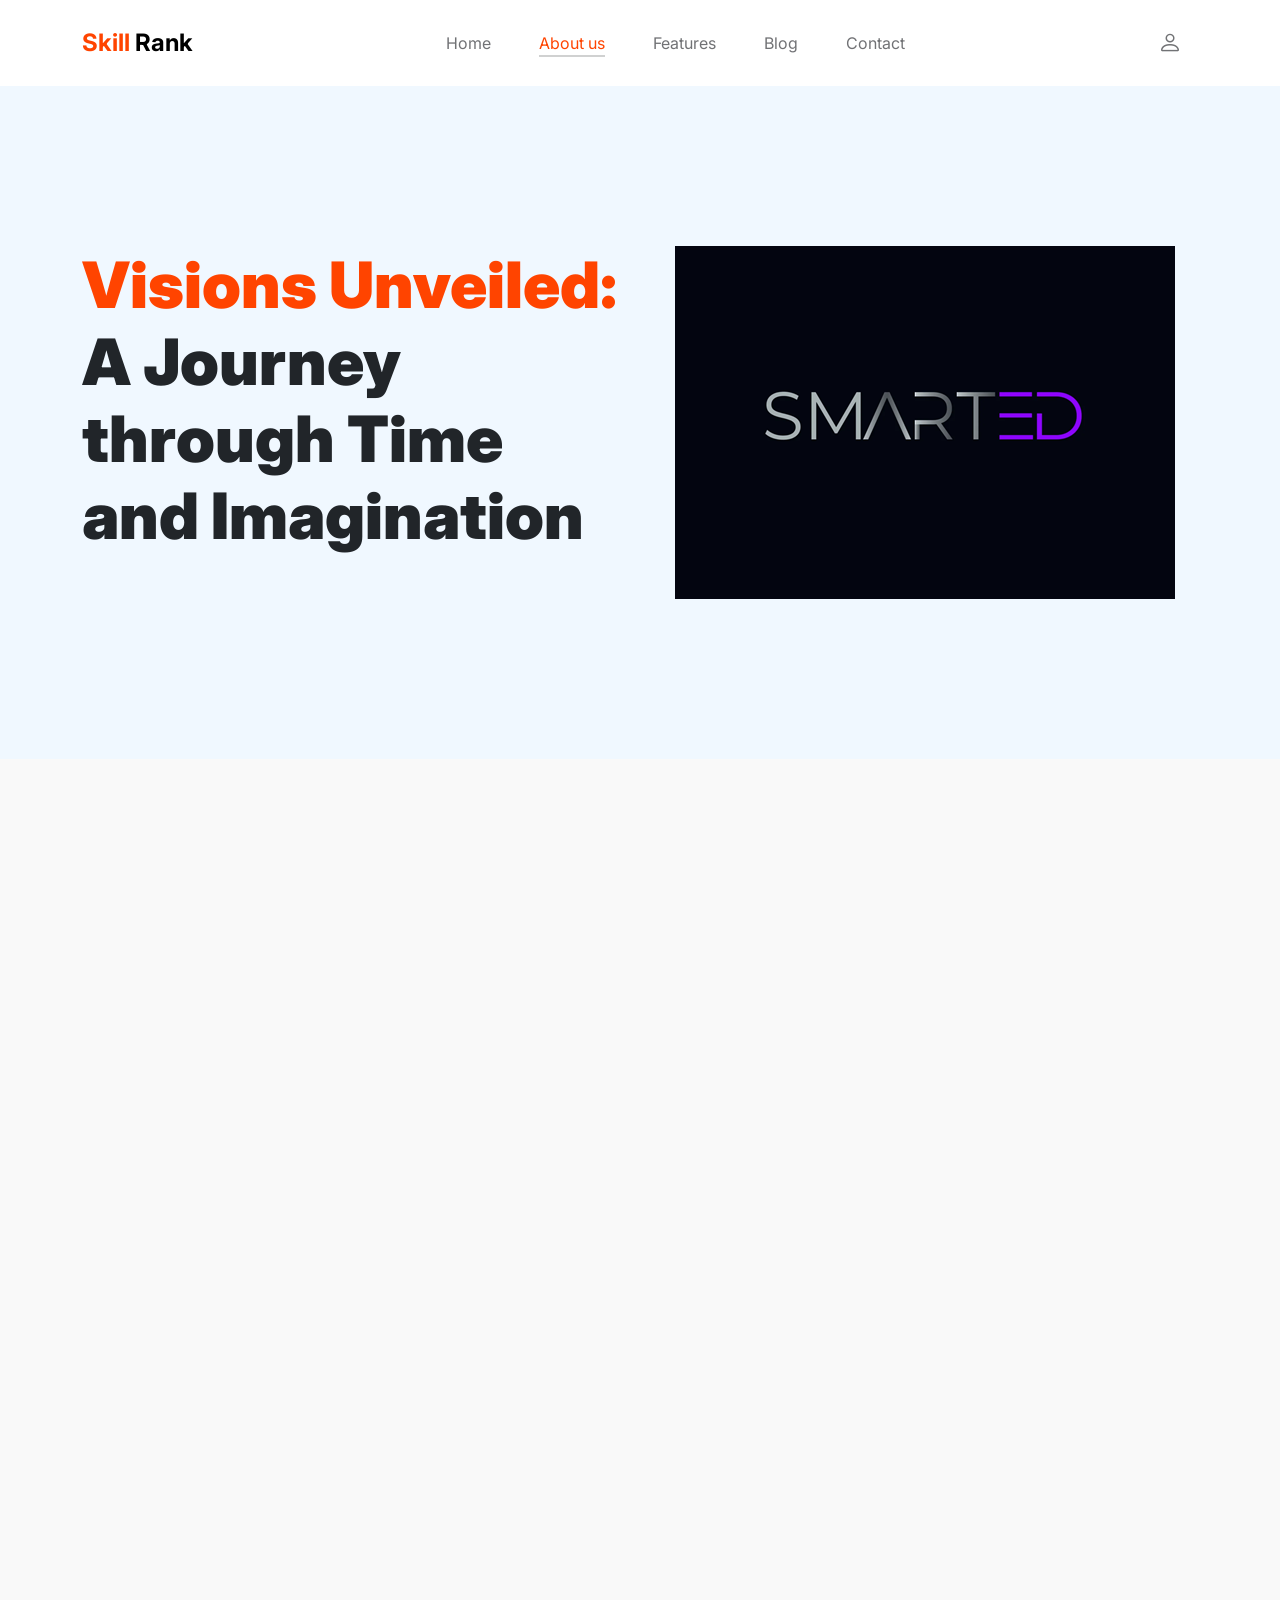
<file: SmartED/about.html>
<!doctype html>
<html lang="en">
<head>
    <meta charset="utf-8">
    <meta name="viewport" content="width=device-width, initial-scale=1">

    <meta name="description" content="">
    <meta name="author" content="">

    <title>SkillRank</title>

    <!-- CSS FILES -->
    <link rel="preconnect" href="https://fonts.googleapis.com">

    <link rel="preconnect" href="https://fonts.gstatic.com" crossorigin>

    <link href="https://fonts.googleapis.com/css2?family=Inter:wght@100;300;400;700;900&display=swap" rel="stylesheet">

    <link href="css/bootstrap.min.css" rel="stylesheet">
    <link href="css/bootstrap-icons.css" rel="stylesheet">

    <link rel="stylesheet" href="css/slick.css"/>

    <link href="css/style.css" rel="stylesheet">

</head>

<body>

    <section class="preloader animated-section">
        <div class="spinner">
            <span class="sk-inner-circle"></span>
        </div>
    </section>

    <main>

        <nav class="navbar navbar-expand-lg">
            <div class="container">
                <button class="navbar-toggler" type="button" data-bs-toggle="collapse" data-bs-target="#navbarNav" aria-controls="navbarNav" aria-expanded="false" aria-label="Toggle navigation">
                    <span class="navbar-toggler-icon"></span>
                </button>

                <a class="navbar-brand" href="index.html">
                    <strong><span>Skill</span> Rank</strong>
                </a>

                <div class="d-lg-none">
                    <a href="sign-in.html" class="bi-person custom-icon me-3"></a>

                </div>

                <div class="collapse navbar-collapse" id="navbarNav">
                    <ul class="navbar-nav mx-auto">
                        <li class="nav-item">
                            <a class="nav-link" href="index.html">Home</a>
                        </li>

                        <li class="nav-item">
                            <a class="nav-link active" href="about.html">About us</a>
                        </li>

                        <li class="nav-item">
                            <a class="nav-link" href="products.html">Features</a>
                        </li>
                        <li class="nav-item">
                            <a class="nav-link" href="blog.html">Blog</a>
                        </li>



                        <li class="nav-item">
                            <a class="nav-link" href="contact1.html">Contact</a>
                        </li>
                    </ul>

                    <div class="d-none d-lg-block">
                        <a href="sign-in.html" class="bi-person custom-icon me-3"></a>

                    </div>
                </div>
            </div>
        </nav>
            <header class="site-header section-padding-img site-header-image">
                <div class="container">
                  <div class="row row2">
  <div class="col-lg-6 col-12 header-info">
      <h1>
          <span class="d-block text-primary">Visions Unveiled:</span>
          <span class="d-block text-dark">A Journey through Time and Imagination</span>
      </h1>
  </div>
  <div class="col-lg-6 col-12 header-info header-info2 ">
    <img src="images/newlogo.png" alt="samrtpro:logo">
<!--  <div style="margin: 0 auto; max-width: 800px;">
          <iframe
              width="600px"
              height="380"
              src="https://www.youtube.com/embed/LXn9jRqstK4?autoplay=1&mute=1"
              title="SmartED"
              frameborder="0"
              allow="accelerometer; autoplay; clipboard-write; encrypted-media; gyroscope; picture-in-picture; web-share"
              referrerpolicy="strict-origin-when-cross-origin"
              allowfullscreen
              style="border-radius: 10px; box-shadow: 0 4px 10px rgba(0, 0, 0, 0.2);">
          </iframe>
        -->
      </div>
  </div>
</div>
<style>
.row2 {
    display: flex;
    flex-wrap: wrap;
}

.header-info2 {
    display: flex;
    align-items: center; /* Centers content vertically */
    justify-content: center; /* Centers content horizontally */
    text-align: center; /* Centers text in header-info */
}

.animated-section {
    opacity: 0;
    transform: translateX(-100px); /* Start off-screen */
    transition: transform 2.2s ease, opacity 2.2s ease; /* Slower transition */
}

.animated-section.in-view {
    opacity: 1;
    transform: translateX(0); /* Slide to original position */
}
/* Scrollbar styling for modern browsers */

  /* Scrollbar styling */
  ::-webkit-scrollbar {
      width: 10px;
  }

  ::-webkit-scrollbar-thumb {
      background-color: orange;
      border-radius: 10px;
  }

  /* SkillRank overlay near scrollbar */
  .scrollbar-text {
      position: fixed;
      right: 5px; /* Aligns with scrollbar */
      top: 50%;
      transform: translateY(-50%);
      writing-mode: vertical-rl;
      color: #FF4400;
      font-size: 16px;
      font-weight: bold;
      pointer-events: none; /* Keeps it non-interactive */
  }
  .text-muted{
    color:white !important;
  }
</style>



<div class="scrollbar-text"></div>

<script>
document.addEventListener("DOMContentLoaded", () => {
    const observer = new IntersectionObserver(entries => {
        entries.forEach(entry => {
            if (entry.isIntersecting) {
                entry.target.classList.add('in-view');
            }
        });
    });

    document.querySelectorAll('.animated-section').forEach(section => {
        observer.observe(section);
    });
});

</script>



                </div>


            </header>


            <section class="team section-padding animated-section" style="background-color: #f9f9f9; padding: 60px 0;">
                <div class="container">

                  <link rel="stylesheet" href="https://cdnjs.cloudflare.com/ajax/libs/font-awesome/6.0.0-beta3/css/all.min.css">

<div class="row">
  <div class="col-12">
      <h2 class="mb-5 text-center" style="color: #000;">
          What we <span style="color: #007bff;">provide</span>
      </h2>
  </div>

  <!-- First Row -->
  <div class="col-lg-4 mb-4 col-12">
      <div class="team-thumb d-flex align-items-center" style="border: 1px solid #ddd;
      border-radius: 10px; padding: 20px; background-color: #fff; height: 200px;
      transition: transform 0.3s, box-shadow 0.3s; box-shadow: 0 4px 10px rgba(0, 0, 0, 0.1);background-color:black !important;">
          <i class="fas fa-certificate fa-3x text-primary" style="margin-right: 15px;"></i>
          <div class="team-info">
              <h5 class="mb-0" style="font-size: 1.25rem;color:white !important;">Be a certified professional</h5>
              <strong class="text-muted">Enhance your career with our certification programs designed for practical skills and knowledge.</strong>
          </div>
      </div>
  </div>

  <div class="col-lg-4 mb-4 col-12">
      <div class="team-thumb d-flex align-items-center" style="border: 1px solid #ddd;background-color:black !important; border-radius: 10px; padding: 20px; background-color: #f0f8ff; height: 200px; transition: transform 0.3s, box-shadow 0.3s; box-shadow: 0 4px 10px rgba(0, 0, 0, 0.1);">
          <i class="fas fa-globe fa-3x text-primary" style="margin-right: 15px;"></i>
          <div class="team-info">
              <h5 class="mb-0" style="font-size: 1.25rem;color:white !important;">Global Opportunities</h5>
              <strong class="text-muted">Expand your horizons and explore career opportunities worldwide through our programs.</strong>
          </div>
      </div>
  </div>

  <div class="col-lg-4 mb-4 col-12">
      <div class="team-thumb d-flex align-items-center" style="border: 1px solid #ddd;background-color:#007bff !important; border-radius: 10px; padding: 20px; background-color: #e6ffe6; height: 200px; transition: transform 0.3s, box-shadow 0.3s; box-shadow: 0 4px 10px rgba(0, 0, 0, 0.1);">
          <i class="fas fa-chalkboard-teacher fa-3x text-primary" style="margin-right: 15px;"></i>
          <div class="team-info">
              <h5 class="mb-0" style="font-size: 1.25rem;color:white !important;">Interactive Learning</h5>
              <strong class="text-muted">Join our live online classes for an engaging learning experience with real-time interaction.</strong>
          </div>
      </div>
  </div>
</div>

<div class="row">
  <!-- Second Row -->
  <div class="col-lg-4 mb-4 col-12">
      <div class="team-thumb d-flex align-items-center" style="border: 1px solid #ddd;background-color:black !important; border-radius: 10px; padding: 20px; background-color: #ffebcd; height: 200px; transition: transform 0.3s, box-shadow 0.3s; box-shadow: 0 4px 10px rgba(0, 0, 0, 0.1);">
          <i class="fas fa-university fa-3x text-primary" style="margin-right: 15px;"></i>
          <div class="team-info">
              <h5 class="mb-0" style="font-size: 1.25rem;color:white !important;">Accessibility Programs</h5>
              <strong class="text-muted">Our programs ensure that everyone has equal access to quality education.</strong>
          </div>
      </div>
  </div>

  <div class="col-lg-4 mb-4 col-12">
      <div class="team-thumb d-flex align-items-center" style="border: 1px solid #ddd;background-color:black !important; border-radius: 10px; padding: 20px; background-color: #ffe4e1; height: 200px; transition: transform 0.3s, box-shadow 0.3s; box-shadow: 0 4px 10px rgba(0, 0, 0, 0.1);">
          <i class="fas fa-user-tie fa-3x text-primary" style="margin-right: 15px;"></i>
          <div class="team-info">
              <h5 class="mb-0" style="font-size: 1.25rem;color:white !important;">Expert Trainers</h5>
              <strong class="text-muted">Learn from industry professionals who bring real-world experience to the classroom.</strong>
          </div>
      </div>
  </div>

  <div class="col-lg-4 mb-4 col-12">
      <div class="team-thumb d-flex align-items-center" style="border: 1px solid #ddd;background-color:#007bff !important; border-radius: 10px; padding: 20px; background-color: #f5f5dc; height: 200px; transition: transform 0.3s, box-shadow 0.3s; box-shadow: 0 4px 10px rgba(0, 0, 0, 0.1);">
          <i class="fas fa-briefcase fa-3x text-primary" style="margin-right: 15px;"></i>
          <div class="team-info">
              <h5 class="mb-0" style="font-size: 1.25rem;color:white !important;">Career Placement</h5>
              <strong class="text-muted">We provide career placement assistance to help you land your dream job after training.</strong>
          </div>
      </div>
  </div>
</div>

                </div>
            </section>
            <section class="education-section animated-section" style="background-color: #f0f4f8; padding: 60px 20px;">
      <div class="container" style="max-width: 1200px; margin: auto; text-align: center;">
          <h2 style="font-size: 2.5rem; color: #007bff; margin-bottom: 20px;">Education – your door to the future</h2>
          <p style="font-size: 1.25rem; color: #333; margin-bottom: 40px;">
              The best educational programs and opportunities for fast and effective learning. New professions, new opportunities, and ways of working. You can learn more in the next section.
          </p>

          <div style="margin: 0 auto; max-width: 800px;">
              <iframe
                  width="100%"
                  height="480"
                  src="https://www.youtube.com/embed/LXn9jRqstK4?autoplay=1&mute=1"
                  title="SmartED"
                  frameborder="0"
                  allow="accelerometer; autoplay; clipboard-write; encrypted-media; gyroscope; picture-in-picture; web-share"
                  referrerpolicy="strict-origin-when-cross-origin"
                  allowfullscreen
                  style="border-radius: 10px; box-shadow: 0 4px 10px rgba(0, 0, 0, 0.2);">
              </iframe>
          </div>
      </div>
  </section>
  <section class="faqSec-section animated-section">
      <div class="faqSec-container">
          <h2>Answering Your Common Questions</h2>
          <p>Here are answers to some frequently asked questions about our programs, including training format, requirements, and session flexibility.</p>

          <div class="faqSec-accordion">
              <div class="faqSec-item">
                  <div class="faqSec-header">
                      <h4 class="faqSec-question">How will training be imparted?</h4>
                      <div class="faqSec-toggle">+</div>
                  </div>
                  <div class="faqSec-answer">
                      <p>Training is conducted through recorded and live online sessions, with module-specific schedules to ensure effective learning.</p>
                  </div>
              </div>
              <div class="faqSec-item">
                  <div class="faqSec-header">
                      <h4 class="faqSec-question">What are the software & hardware requirements?</h4>
                      <div class="faqSec-toggle">+</div>
                  </div>
                  <div class="faqSec-answer">
                      <p>A stable internet connection, headphones, and a microphone provide the best experience for live sessions.</p>
                  </div>
              </div>
              <div class="faqSec-item">
                  <div class="faqSec-header">
                      <h4 class="faqSec-question">What if I miss a live session?</h4>
                      <div class="faqSec-toggle">+</div>
                  </div>
                  <div class="faqSec-answer">
                      <p>If you miss a session, the recording will be emailed to you, and you can ask questions in the next live session.</p>
                  </div>
              </div>
              <div class="faqSec-item">
                  <div class="faqSec-header">
                      <h4 class="faqSec-question">Can I access training materials anytime?</h4>
                      <div class="faqSec-toggle">+</div>
                  </div>
                  <div class="faqSec-answer">
                      <p>Yes, all recorded sessions and materials are accessible anytime, so you can learn at your own pace.</p>
                  </div>
              </div>
          </div>

          <!-- Unique Visual Section -->
          <div class="faqSec-visual">
              <div class="visual-box">
                  <div class="icon">🖥️</div>
                  <h3>Enhance Your Learning Experience!</h3>
                  <p>Our interactive approach ensures you never miss a beat in your learning journey.</p>
              </div>
              <div class="visual-box">
                  <div class="icon">🌐</div>
                  <h3>Learn Anytime, Anywhere!</h3>
                  <p>With 24/7 access to materials, you control your learning pace.</p>
              </div>
              <div class="visual-box">
                  <div class="icon">🗓️</div>
                  <h3>Flexible Training Options!</h3>
                  <p>Join live sessions or learn from recordings based on your schedule.</p>
              </div>
          </div>
      </div>

      <style>
          .faqSec-section {
              background-color: #eef2f6;
              padding: 70px 20px;
              font-family: 'Arial', sans-serif;
          }

          .faqSec-container {
              max-width: 1000px;
              margin: auto;
              text-align: center;
          }

          .faqSec-container h2 {
              font-size: 2.8rem;
              color: #0056b3;
              margin-bottom: 30px;
          }

          .faqSec-container p {
              font-size: 1.2rem;
              color: #444;
              margin-bottom: 50px;
              line-height: 1.6;
          }

          .faqSec-accordion {
              display: flex;
              flex-direction: column;
              align-items: center;
              gap: 20px;
              margin-bottom: 50px;
          }

          .faqSec-item {
              background-color: #fff;
              border-radius: 12px;
              box-shadow: 0 4px 10px rgba(0, 0, 0, 0.1);
              overflow: hidden;
              width: 90%;
              transition: 0.3s;
          }

          .faqSec-header {
              display: flex;
              justify-content: space-between;
              align-items: center;
              padding: 15px 20px;
              cursor: pointer;
              color: #0056b3;
          }

          .faqSec-question {
              font-size: 1.5rem;
              margin: 0;
          }

          .faqSec-toggle {
              font-size: 1.5rem;
              color: #0056b3;
              transition: transform 0.3s;
          }

          .faqSec-answer {
              padding: 15px 20px;
              display: none; /* Hidden by default */
              color: #555;
              font-size: 1rem;
              line-height: 1.6;
          }

          .faqSec-item.active .faqSec-answer {
              display: block; /* Show the answer when active */
          }

          .faqSec-item.active .faqSec-toggle {
              transform: rotate(45deg); /* Rotate the plus sign when active */
          }

          /* Visual Section */
          .faqSec-visual {
              display: flex;
              justify-content: space-around;
              margin-top: 50px;
              flex-wrap: wrap;
              gap: 20px;
          }

          .visual-box {
              background-color: #dbeeff;
              padding: 20px;
              border-radius: 12px;
              box-shadow: 0 4px 10px rgba(0, 0, 0, 0.1);
              flex: 1 1 calc(30% - 20px); /* Responsive width */
              text-align: left;
              transition: transform 0.3s;
          }

          .visual-box:hover {
              transform: translateY(-5px); /* Lift effect on hover */
          }

          .visual-box .icon {
              font-size: 2.5rem;
              margin-bottom: 10px;
          }

          .visual-box h3 {
              color: #0056b3;
              margin-bottom: 10px;
              font-size: 1.5rem;
          }

          .visual-box p {
              color: #555;
              font-size: 1rem;
          }

          /* Responsive Styles */
          @media (max-width: 768px) {
              .faqSec-item {
                  width: 100%; /* Full width on smaller screens */
              }

              .faqSec-container h2 {
                  font-size: 2rem;
              }

              .faqSec-container p {
                  font-size: 1rem;
              }

              .faqSec-visual {
                  flex-direction: column;
                  align-items: center;
              }

              .visual-box {
                  width: 80%;
                  margin: 10px 0; /* Stack boxes on smaller screens */
              }
          }
      </style>
  </section>

  <script>
      const questions = document.querySelectorAll('.faqSec-header');

      questions.forEach(header => {
          header.addEventListener('click', () => {
              const item = header.parentElement;
              item.classList.toggle('active');
          });
      });
  </script>




  <footer class="site-footer">
      <div class="container">
          <div class="row">

              <div class="col-lg-3 col-10 me-auto mb-4">
                  <h4 class="text-white mb-3"><a href="index.html">Skill</a> Rank</h4>
                  <p class="copyright-text text-muted mt-lg-5 mb-4 mb-lg-0">Copyright © 2024 <strong>Skill Rank</strong></p>
                  <br>
                  <p class="copyright-text">Designed by <a href="#" target="_blank">VU Athena Team</a></p>
              </div>

              <div class="col-lg-5 col-8">
                  <h5 class="text-white mb-3">Sitemap</h5>

                  <ul class="footer-menu d-flex flex-wrap">
                    <li class="footer-menu-item"><a href="index.html" class="footer-menu-link">Home</a></li>

                      <li class="footer-menu-item"><a href="about.html" class="footer-menu-link">About</a></li>

                      <li class="footer-menu-item"><a href="products.html" class="footer-menu-link">Features</a></li>
                      <li class="footer-menu-item"><a href="contact.html" class="footer-menu-link">Contact</a></li>
                </ul>
              </div>

              <div class="col-lg-3 col-4">
                  <h5 class="text-white mb-3">Social</h5>

                  <ul class="social-icon">

                    <li><a href="https://www.youtube.com/@SmartED-dd5cd" class="social-icon-link bi-youtube"></a></li>

                    <li><a href="#" class="social-icon-link bi-whatsapp"></a></li>

                    <li><a href="https://www.instagram.com/smarted.in?igsh=MWUzeGN2eWVob3pmeQ==" class="social-icon-link bi-instagram"></a></li>

                    <li><a href="#" class="social-icon-link bi-skype"></a></li>
                </ul>
              </div>

          </div>
      </div>
  </footer>



        <!-- JAVASCRIPT FILES -->
        <script src="js/jquery.min.js"></script>
        <script src="js/bootstrap.bundle.min.js"></script>
        <script src="js/Headroom.js"></script>
        <script src="js/jQuery.headroom.js"></script>
        <script src="js/slick.min.js"></script>
        <script src="js/custom.js"></script>

    </body>
</html>
</file>
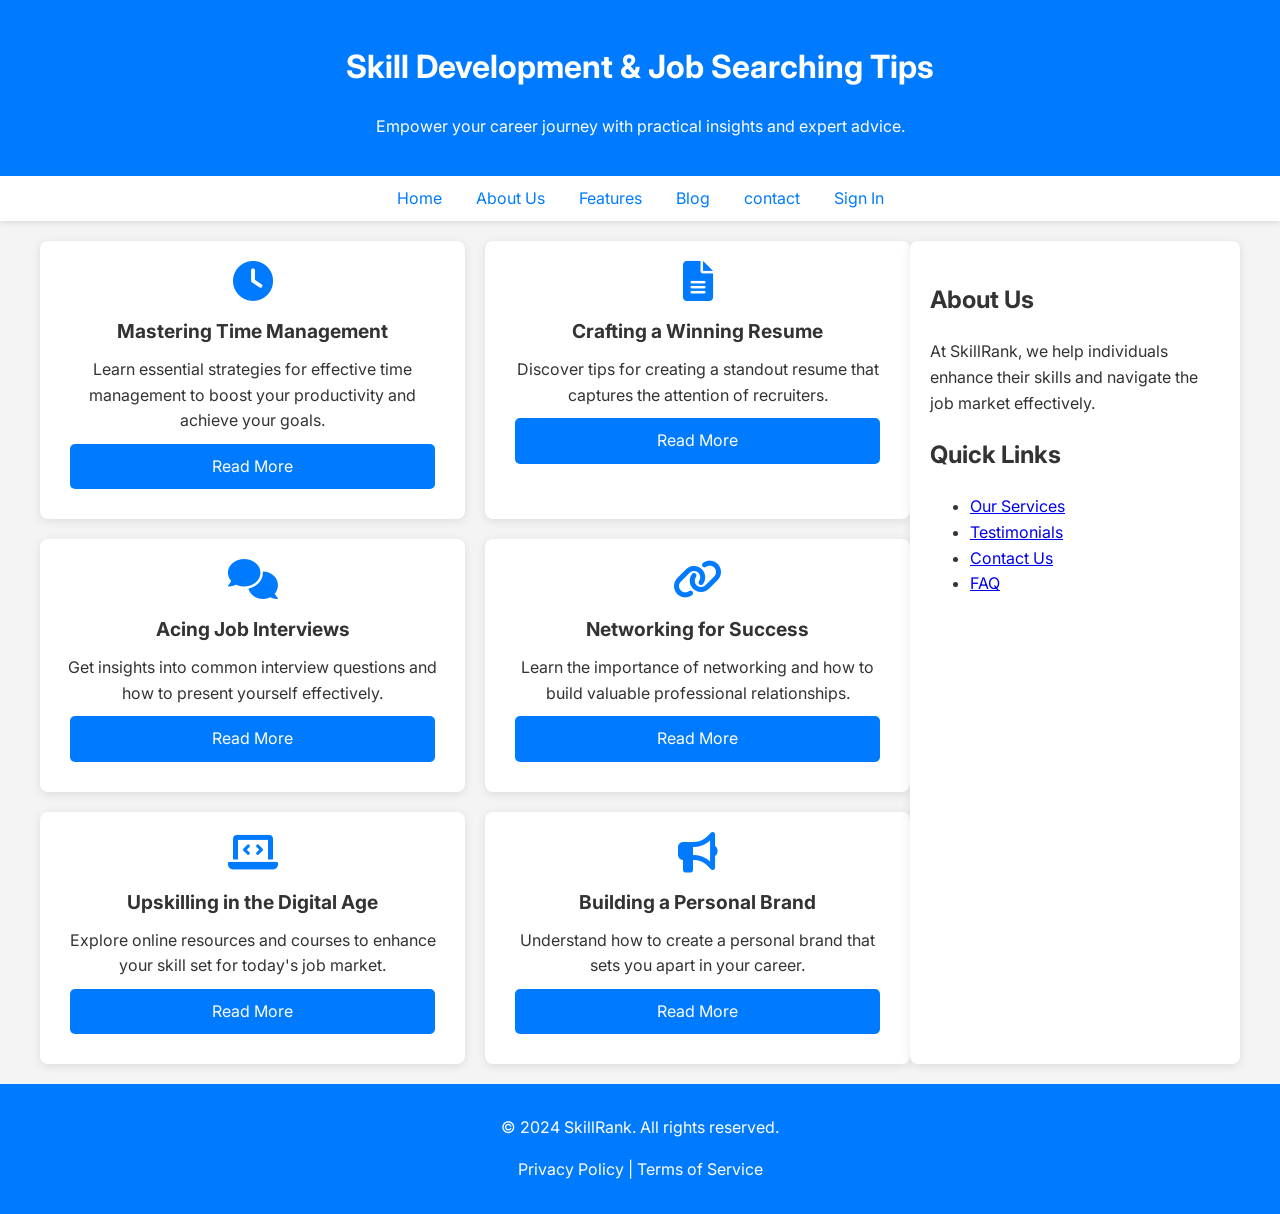
<file: SmartED/blog.html>
<!DOCTYPE html>
<html lang="en">

<head>
    <meta charset="UTF-8">
    <meta name="viewport" content="width=device-width, initial-scale=1.0">
    <meta name="description" content="SkillRank Blog - Tips for Skill Development and Job Searching">
    <meta name="author" content="SkillRank Team">
    <title>Skill Development & Job Searching Tips - SkillRank</title>


</head>

<body>

    <header>
        <h1>Skill Development & Job Searching Tips</h1>
        <p>Empower your career journey with practical insights and expert advice.</p>
    </header>

    <nav>
        <a href="index.html">Home</a>
        <a href="about.html">About Us</a>
        <a href="products.html">Features</a>
        <a href="blog.html">Blog</a>
        <a href="contact.html">contact</a>
        <a href="sign-in.html" class="btn btn-primary">Sign In</a>
    </nav>


    <!-- Google Fonts -->
    <link href="https://fonts.googleapis.com/css2?family=Inter:wght@300;400;600&display=swap" rel="stylesheet">

    <!-- Font Awesome for Icons -->
    <link rel="stylesheet" href="https://cdnjs.cloudflare.com/ajax/libs/font-awesome/6.0.0-beta3/css/all.min.css">

    <!-- Minimal CSS -->

    <style>
        body {
            font-family: 'Inter', sans-serif;
            margin: 0;
            background-color: #f4f4f4;
            color: #333;
            line-height: 1.6;
        }

        header {
            background: #007bff;
            color: white;
            padding: 20px;
            text-align: center;
        }

        nav {
            background: white;
            padding: 10px;
            box-shadow: 0 2px 5px rgba(0, 0, 0, 0.1);
            text-align: center;
        }

        nav a {
            margin: 0 15px;
            text-decoration: none;
            color: #007bff;
        }

        .container {
            display: flex;
            justify-content: space-between;
            padding: 20px;
            max-width: 1200px;
            margin: auto;
        }

        .main-content {
            flex: 3;
            display: grid;
            grid-template-columns: repeat(auto-fill, minmax(300px, 1fr));
            gap: 20px;
        }

        .blog-card {
            background: white;
            border-radius: 8px;
            box-shadow: 0 2px 10px rgba(0, 0, 0, 0.1);
            overflow: hidden;
            text-align: center;
            padding: 20px;
            transition: transform 0.2s;
        }

        .blog-card i {
            font-size: 40px;
            color: #007bff;
            margin-bottom: 15px;
        }

        .blog-card h3 {
            margin: 0;
            font-size: 1.2em;
        }

        .blog-card p {
            margin: 10px 0;
        }

        .blog-card:hover {
            transform: translateY(-5px);
        }

        .sidebar {
            flex: 1;
            background: white;
            border-radius: 8px;
            padding: 20px;
            box-shadow: 0 2px 10px rgba(0, 0, 0, 0.1);
        }

        footer {
            background: #007bff;
            color: white;
            text-align: center;
            padding: 15px 0;
            position: relative;
            bottom: 0;
            width: 100%;
        }

        @media (max-width: 768px) {
            .sidebar {
                display: none; /* Hide sidebar on smaller screens */
            }
        }
    </style>
    <div class="container">
        <main class="main-content">
            <!-- Article Card -->
            <div class="blog-card">
                <i class="fas fa-clock"></i>
                <h3>Mastering Time Management</h3>
                <p>Learn essential strategies for effective time management to boost your productivity and achieve your goals.</p>
                <a href="#" class="btn" style="display: block; padding: 10px; background-color: #007bff; color: white; text-align: center; text-decoration: none; border-radius: 5px; margin: 10px;">Read More</a>
            </div>

            <!-- Article Card -->
            <div class="blog-card">
                <i class="fas fa-file-alt"></i>
                <h3>Crafting a Winning Resume</h3>
                <p>Discover tips for creating a standout resume that captures the attention of recruiters.</p>
                <a href="#" class="btn" style="display: block; padding: 10px; background-color: #007bff; color: white; text-align: center; text-decoration: none; border-radius: 5px; margin: 10px;">Read More</a>
            </div>

            <!-- Article Card -->
            <div class="blog-card">
                <i class="fas fa-comments"></i>
                <h3>Acing Job Interviews</h3>
                <p>Get insights into common interview questions and how to present yourself effectively.</p>
                <a href="#" class="btn" style="display: block; padding: 10px; background-color: #007bff; color: white; text-align: center; text-decoration: none; border-radius: 5px; margin: 10px;">Read More</a>
            </div>

            <!-- Article Card -->
            <div class="blog-card">
                <i class="fas fa-link"></i>
                <h3>Networking for Success</h3>
                <p>Learn the importance of networking and how to build valuable professional relationships.</p>
                <a href="#" class="btn" style="display: block; padding: 10px; background-color: #007bff; color: white; text-align: center; text-decoration: none; border-radius: 5px; margin: 10px;">Read More</a>
            </div>

            <!-- Article Card -->
            <div class="blog-card">
                <i class="fas fa-laptop-code"></i>
                <h3>Upskilling in the Digital Age</h3>
                <p>Explore online resources and courses to enhance your skill set for today's job market.</p>
                <a href="#" class="btn" style="display: block; padding: 10px; background-color: #007bff; color: white; text-align: center; text-decoration: none; border-radius: 5px; margin: 10px;">Read More</a>
            </div>

            <!-- Article Card -->
            <div class="blog-card">
                <i class="fas fa-bullhorn"></i>
                <h3>Building a Personal Brand</h3>
                <p>Understand how to create a personal brand that sets you apart in your career.</p>
                <a href="#" class="btn" style="display: block; padding: 10px; background-color: #007bff; color: white; text-align: center; text-decoration: none; border-radius: 5px; margin: 10px;">Read More</a>
            </div>
        </main>

        <aside class="sidebar">
            <h2>About Us</h2>
            <p>At SkillRank, we help individuals enhance their skills and navigate the job market effectively.</p>
            <h2>Quick Links</h2>
            <ul>
                <li><a href="#">Our Services</a></li>
                <li><a href="#">Testimonials</a></li>
                <li><a href="#">Contact Us</a></li>
                <li><a href="#">FAQ</a></li>
            </ul>
        </aside>
    </div>

    <footer>
        <p>© 2024 SkillRank. All rights reserved.</p>
        <p><a href="#" style="color: white; text-decoration: none;">Privacy Policy</a> | <a href="#" style="color: white; text-decoration: none;">Terms of Service</a></p>
    </footer>

</body>

</html>
</file>
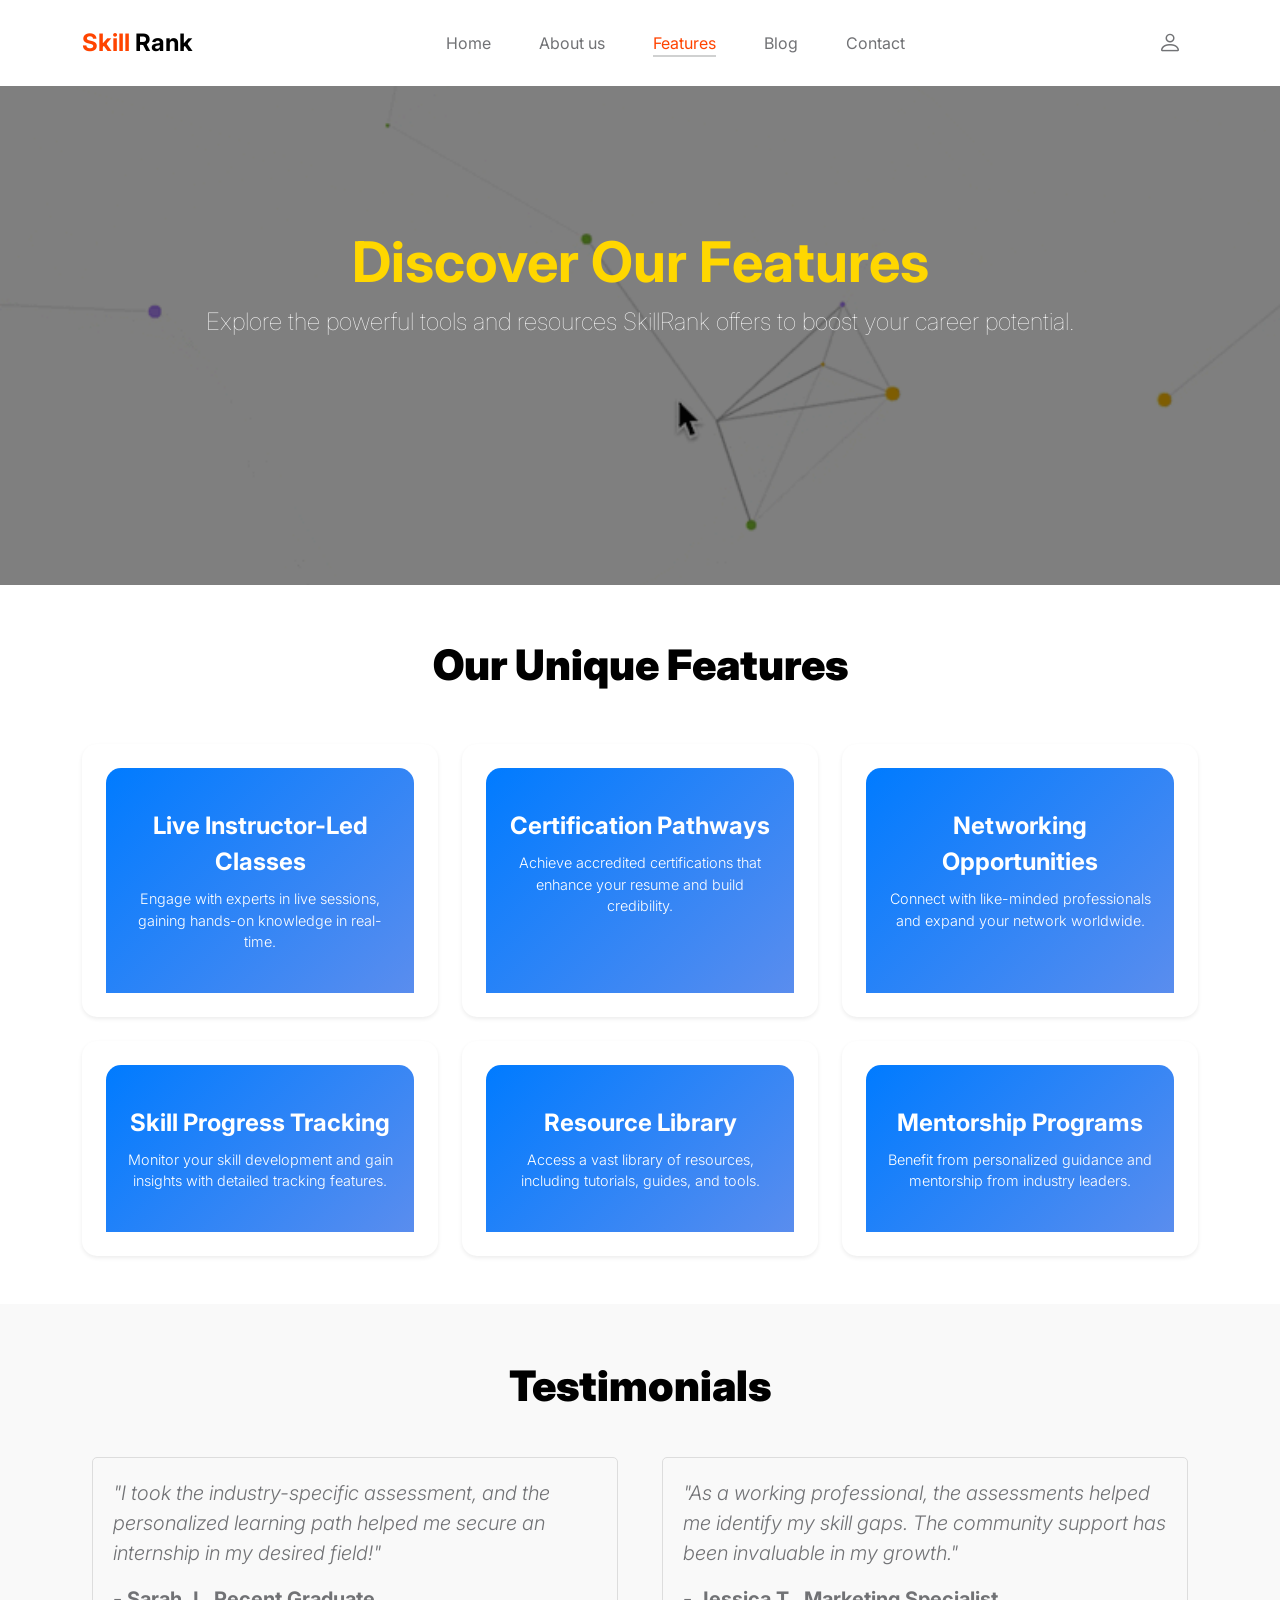
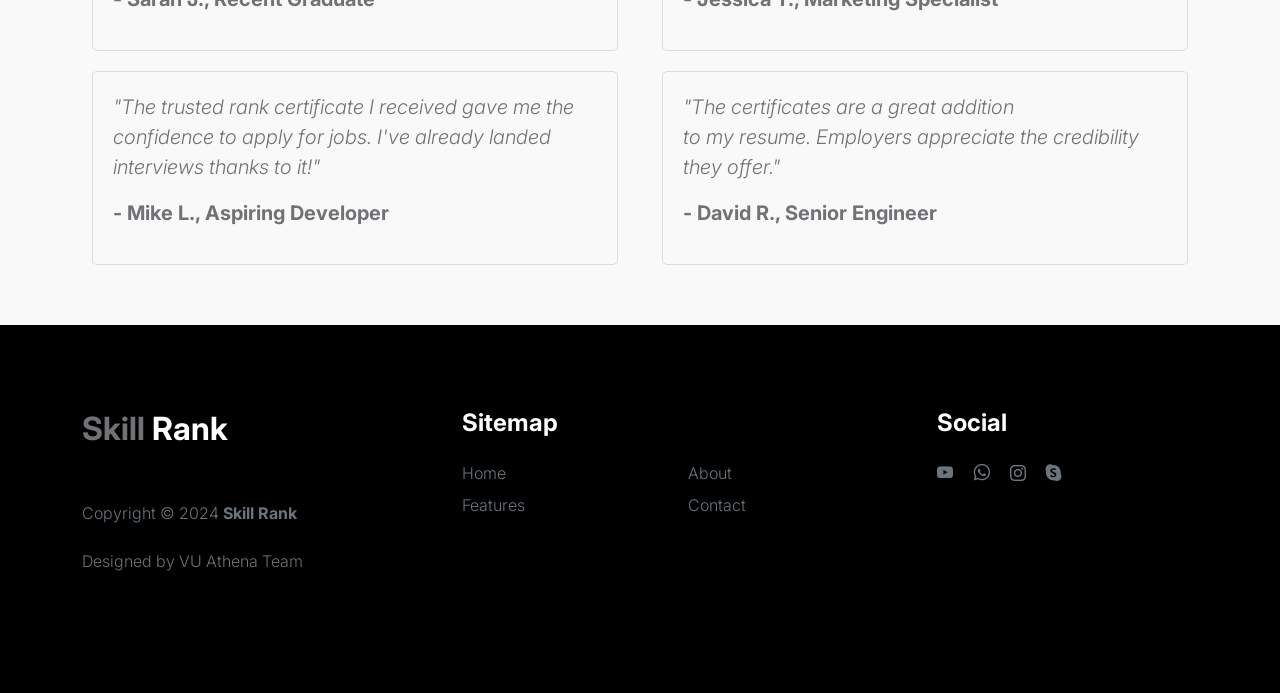
<file: SmartED/products.html>
<!doctype html>
<html lang="en">
<head>
    <meta charset="utf-8">
    <meta name="viewport" content="width=device-width, initial-scale=1">

    <meta name="description" content="">
    <meta name="author" content="">

    <title>SkillRank</title>

    <!-- CSS FILES -->
    <link rel="preconnect" href="https://fonts.googleapis.com">

    <link rel="preconnect" href="https://fonts.gstatic.com" crossorigin>

    <link href="https://fonts.googleapis.com/css2?family=Inter:wght@100;300;400;700;900&display=swap" rel="stylesheet">

    <link href="css/bootstrap.min.css" rel="stylesheet">
    <link href="css/bootstrap-icons.css" rel="stylesheet">

    <link rel="stylesheet" href="css/slick.css"/>

    <link href="css/style.css" rel="stylesheet">

</head>

<body>

    <section class="preloader animated-section">
        <div class="spinner">
            <span class="sk-inner-circle"></span>
        </div>
    </section>

    <main>

        <nav class="navbar navbar-expand-lg">
            <div class="container">
                <button class="navbar-toggler" type="button" data-bs-toggle="collapse" data-bs-target="#navbarNav" aria-controls="navbarNav" aria-expanded="false" aria-label="Toggle navigation">
                    <span class="navbar-toggler-icon"></span>
                </button>

                <a class="navbar-brand" href="index.html">
                    <strong><span>Skill</span> Rank</strong>
                </a>

                <div class="d-lg-none">
                    <a href="sign-in.html" class="bi-person custom-icon me-3"></a>

                </div>

                <div class="collapse navbar-collapse" id="navbarNav">
                    <ul class="navbar-nav mx-auto">
                        <li class="nav-item">
                            <a class="nav-link" href="index.html">Home</a>
                        </li>

                        <li class="nav-item">
                            <a class="nav-link" href="about.html">About us</a>
                        </li>

                        <li class="nav-item">
                            <a class="nav-link active" href="products.html">Features</a>
                        </li>

                        <li class="nav-item">
                            <a class="nav-link" href="blog.html">Blog</a>
                        </li>

                        <li class="nav-item">
                            <a class="nav-link" href="contact.html">Contact</a>
                        </li>
                    </ul>

                    <div class="d-none d-lg-block">
                        <a href="sign-in.html" class="bi-person custom-icon me-3"></a>

                    </div>
                </div>
            </div>
        </nav>
    <style>
        /* Card styling */
        .card {
            border-radius: 15px;
            overflow: hidden;
            transition: transform 0.3s, box-shadow 0.3s;
        }

        .card:hover {
            transform: translateY(-10px);
            box-shadow: 0 10px 20px rgba(0, 0, 0, 0.2);
        }

        .card-body i {
            transition: color 0.3s, transform 0.3s;
        }

        .card:hover .card-body i {
            color: #0d6efd;
            transform: scale(1.2);
        }

        /* Updated Card Body Gradient */
        .card-body {
            background: linear-gradient(135deg, #007bff 0%, #5A8DEE 100%); /* Lighter shades of blue */
            color: white;  /* Text remains white */
            padding: 40px 20px;
            border-radius: 15px 15px 0 0;
        }

        /* Card text */
        .card-title,
        .card-text {
            color: white; /* Ensures text remains white */
        }

        .card-title {
            font-weight: 700;
        }

        .card-text {
            font-size: 0.9rem;
        }

        /* Header section styles */
        .header-section {
            height: 65vh;
            display: flex;
            align-items: center;
            justify-content: center;
            text-align: center;
            position: relative;
        }

        .header-section::before {
            content: '';
            position: absolute;
            top: 0;
            left: 0;
            width: 100%;
            height: 100%;
            background: rgba(0, 0, 0, 0.5); /* Dark overlay */
            z-index: 1;
        }

        .header-section h1,
        .header-section p {
            position: relative;
            z-index: 2;
        }

        /* Animation for paragraph */
        .animate {
            animation: fadeInUp 1s ease-in-out;
        }

        @keyframes fadeInUp {
            0% {
                transform: translateY(20px);
                opacity: 0;
            }

            100% {
                transform: translateY(0);
                opacity: 1;
            }
        }
    </style>
    <!-- Header Section -->
    <header class="header-section" style="background-image:url('images/back2.gif'); background-repeat:no-repeat; background-size:cover; height: 65vh; display: flex; align-items: center; justify-content: center; text-align: center; position: relative;">
        <div class="container">
            <h1 class="display-4 fw-bold" style="color: #FFD700;">Discover Our Features</h1> <!-- Changed color to gold -->
            <p class="lead animate" style="color: #FFFFFF;">Explore the powerful tools and resources SkillRank offers to boost your career potential.</p> <!-- Keeping the paragraph white -->
        </div>
    </header>


    <!-- Features Section -->
    <section class="features-section py-5">
        <div class="container">
            <h2 class="text-center mb-5">Our Unique Features</h2>
            <div class="row g-4">
                <!-- Feature Card -->
                <div class="col-lg-4 col-md-6">
                    <div class="card border-0 shadow-sm h-100 p-4 text-center">
                        <div class="card-body">
                            <i class="fas fa-chalkboard-teacher fa-3x text-primary mb-3"></i>
                            <h5 class="card-title">Live Instructor-Led Classes</h5>
                            <p class="card-text">Engage with experts in live sessions, gaining hands-on knowledge in real-time.</p>
                        </div>
                    </div>
                </div>
                <!-- Feature Card -->
                <div class="col-lg-4 col-md-6">
                    <div class="card border-0 shadow-sm h-100 p-4 text-center">
                        <div class="card-body">
                            <i class="fas fa-certificate fa-3x text-primary mb-3"></i>
                            <h5 class="card-title">Certification Pathways</h5>
                            <p class="card-text">Achieve accredited certifications that enhance your resume and build credibility.</p>
                        </div>
                    </div>
                </div>
                <!-- Feature Card -->
                <div class="col-lg-4 col-md-6">
                    <div class="card border-0 shadow-sm h-100 p-4 text-center">
                        <div class="card-body">
                            <i class="fas fa-network-wired fa-3x text-primary mb-3"></i>
                            <h5 class="card-title">Networking Opportunities</h5>
                            <p class="card-text">Connect with like-minded professionals and expand your network worldwide.</p>
                        </div>
                    </div>
                </div>
                <!-- Feature Card -->
                <div class="col-lg-4 col-md-6">
                    <div class="card border-0 shadow-sm h-100 p-4 text-center">
                        <div class="card-body">
                            <i class="fas fa-chart-line fa-3x text-primary mb-3"></i>
                            <h5 class="card-title">Skill Progress Tracking</h5>
                            <p class="card-text">Monitor your skill development and gain insights with detailed tracking features.</p>
                        </div>
                    </div>
                </div>
                <!-- Feature Card -->
                <div class="col-lg-4 col-md-6">
                    <div class="card border-0 shadow-sm h-100 p-4 text-center">
                        <div class="card-body">
                            <i class="fas fa-book fa-3x text-primary mb-3"></i>
                            <h5 class="card-title">Resource Library</h5>
                            <p class="card-text">Access a vast library of resources, including tutorials, guides, and tools.</p>
                        </div>
                    </div>
                </div>
                <!-- Feature Card -->
                <div class="col-lg-4 col-md-6">
                    <div class="card border-0 shadow-sm h-100 p-4 text-center">
                        <div class="card-body">
                            <i class="fas fa-users fa-3x text-primary mb-3"></i>
                            <h5 class="card-title">Mentorship Programs</h5>
                            <p class="card-text">Benefit from personalized guidance and mentorship from industry leaders.</p>
                        </div>
                    </div>
                </div>
            </div>
        </div>
    </section>

    <!-- Footer -->

    <section class="testimonials" style="padding: 50px 0; background-color: #f9f9f9;">
        <div class="container">
            <h2 class="text-center" style="margin-bottom: 30px;">Testimonials</h2>

            <div class="row">
                <!-- Student Testimonial -->
                <div class="col-md-6">
                    <div class="testimonial-card" style="border: 1px solid #ddd; border-radius: 5px; padding: 20px; margin: 10px;">
                        <p style="font-style: italic;">"I took the industry-specific assessment, and the personalized learning path helped me secure an internship in my desired field!"</p>
                        <p><strong>- Sarah J., Recent Graduate</strong></p>
                    </div>
                </div>

                <!-- Professional Testimonial -->
                <div class="col-md-6">
                    <div class="testimonial-card" style="border: 1px solid #ddd; border-radius: 5px; padding: 20px; margin: 10px;">
                        <p style="font-style: italic;">"As a working professional, the assessments helped me identify my skill gaps. The community support has been invaluable in my growth."</p>
                        <p><strong>- Jessica T., Marketing Specialist</strong></p>
                    </div>
                </div>

                <!-- More Testimonials can be added here -->
                <!-- Student Testimonial -->
                <div class="col-md-6">
                    <div class="testimonial-card" style="border: 1px solid #ddd; border-radius: 5px; padding: 20px; margin: 10px;">
                        <p style="font-style: italic;">"The trusted rank certificate I received gave me the confidence to apply for jobs. I've already landed interviews thanks to it!"</p>
                        <p><strong>- Mike L., Aspiring Developer</strong></p>
                    </div>
                </div>

                <!-- Professional Testimonial -->
                <div class="col-md-6">
                    <div class="testimonial-card" style="border: 1px solid #ddd; border-radius: 5px; padding: 20px; margin: 10px;">
                        <p style="font-style: italic;">"The certificates are a great addition</BR>
                          to my resume. Employers appreciate the credibility they offer."</p>
                        <p><strong>- David R., Senior Engineer</strong></p>
                    </div>
                </div>
            </div>
        </div>
    </section>



  <footer class="site-footer">
      <div class="container">
          <div class="row">

              <div class="col-lg-3 col-10 me-auto mb-4">
                  <h4 class="text-white mb-3"><a href="index.html">Skill</a> Rank</h4>
                  <p class="copyright-text text-muted mt-lg-5 mb-4 mb-lg-0">Copyright © 2024 <strong>Skill Rank</strong></p>
                  <br>
                  <p class="copyright-text">Designed by <a href="#" target="_blank">VU Athena Team</a></p>
              </div>

              <div class="col-lg-5 col-8">
                  <h5 class="text-white mb-3">Sitemap</h5>

                  <ul class="footer-menu d-flex flex-wrap">
                    <li class="footer-menu-item"><a href="index.html" class="footer-menu-link">Home</a></li>

                      <li class="footer-menu-item"><a href="about.html" class="footer-menu-link">About</a></li>

                      <li class="footer-menu-item"><a href="products.html" class="footer-menu-link">Features</a></li>
                      <li class="footer-menu-item"><a href="contact.html" class="footer-menu-link">Contact</a></li>
                  </ul>
              </div>

              <div class="col-lg-3 col-4">
                  <h5 class="text-white mb-3">Social</h5>

                  <ul class="social-icon">

                      <li><a href="https://www.youtube.com/@SmartED-dd5cd" class="social-icon-link bi-youtube"></a></li>

                      <li><a href="#" class="social-icon-link bi-whatsapp"></a></li>

                      <li><a href="https://www.instagram.com/smarted.in?igsh=MWUzeGN2eWVob3pmeQ==" class="social-icon-link bi-instagram"></a></li>

                      <li><a href="#" class="social-icon-link bi-skype"></a></li>
                  </ul>
              </div>

          </div>
      </div>
  </footer>


       

     

        <!-- JAVASCRIPT FILES -->
        <script src="js/jquery.min.js"></script>
        <script src="js/bootstrap.bundle.min.js"></script>
        <script src="js/Headroom.js"></script>
        <script src="js/jQuery.headroom.js"></script>
        <script src="js/slick.min.js"></script>
        <script src="js/custom.js"></script>

    </body>
</html>
</file>
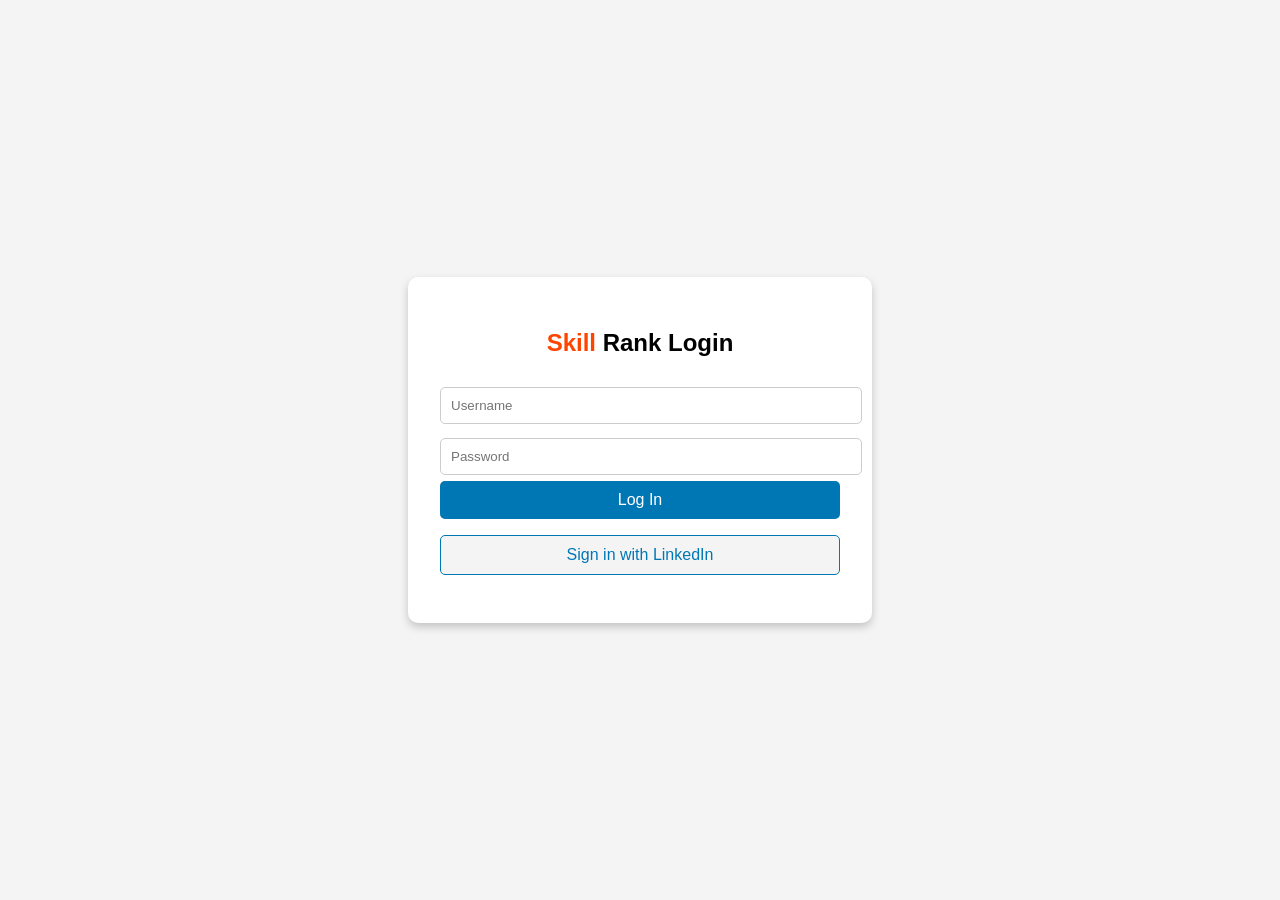
<file: SmartED/sign-in.html>
<!DOCTYPE html>
<html lang="en">
<head>
    <meta charset="UTF-8">
    <meta name="viewport" content="width=device-width, initial-scale=1.0">
    <title>Login with LinkedIn</title>
    <link rel="stylesheet" href="https://cdnjs.cloudflare.com/ajax/libs/font-awesome/6.0.0-beta3/css/all.min.css">
    <style>
        body {
            font-family: Arial, sans-serif;
            background-color: #f4f4f4;
            display: flex;
            justify-content: center;
            align-items: center;
            height: 100vh;
            margin: 0;
        }
        .login-container {
            background: white;
            padding: 2em;
            border-radius: 10px;
            box-shadow: 0 4px 8px rgba(0, 0, 0, 0.2);
            width: 90%;
            max-width: 400px;
        }
        h2 {
            text-align: center;
            margin-bottom: 1em;
        }
        input[type="text"], input[type="password"] {
            width: 100%;
            padding: 10px;
            margin: 0.5em 0;
            border: 1px solid #ccc;
            border-radius: 5px;
        }
        button {
            width: 100%;
            padding: 10px;
            background-color: #0077B5; /* LinkedIn Blue */
            color: white;
            border: none;
            border-radius: 5px;
            cursor: pointer;
            font-size: 16px;
        }
        button:hover {
            background-color: #005582;
        }
        .social-login {
            display: flex;
            justify-content: center;
            margin: 1em 0;
        }
        .social-login button {
            background-color: #f4f4f4;
            color: #0077B5;
            border: 1px solid #0077B5;
        }
        .social-login button:hover {
            background-color: #e4e4e4;
        }
    </style>
</head>
<body>
    <div class="login-container">
        <h2><span style="color:#ff4400;">Skill</span> Rank Login</h2>
        <form id="loginForm" onsubmit="handleLogin(event);">
            <input type="text" id="username" placeholder="Username" required>
            <input type="password" id="password" placeholder="Password" required>
            <button type="submit">Log In</button>
        </form>
        <div class="social-login">
            <button type="button" onclick="handleLinkedInLogin()">Sign in with LinkedIn</button>
        </div>
    </div>

    <script>
        const linkedInClientID = '86u3axly2ese4t';
        const linkedInRedirectURI = 'https://vuathena.netlify.app/smarted/'; // Match this with LinkedIn app settings

        function handleLogin(event) {
            event.preventDefault();
            // Redirect to the main page on successful login
            window.location.href = "index.html";
        }

        function handleLinkedInLogin() {
            const linkedInAuthURL = `https://www.linkedin.com/oauth/v2/authorization?response_type=code&client_id=${linkedInClientID}&redirect_uri=${encodeURIComponent(linkedInRedirectURI)}&scope=r_liteprofile%20r_emailaddress`;
            console.log('Redirecting to LinkedIn auth URL:', linkedInAuthURL); // Log the URL for debugging
            window.location.href = linkedInAuthURL; // Redirect to LinkedIn
        }

        // This function handles the redirect and processes the code or error
        document.addEventListener('DOMContentLoaded', handleLinkedInRedirect);

        function handleLinkedInRedirect() {
            const urlParams = new URLSearchParams(window.location.search);
            const code = urlParams.get('code');
            const error = urlParams.get('error');

            if (error) {
                console.error('Error during LinkedIn authentication:', error);
                alert('An error occurred during authentication. Please try again.');
                return;
            }

            if (code) {
                console.log('Authorization code received:', code);
                exchangeCodeForAccessToken(code)
                    .then(accessToken => {
                        return getUserProfile(accessToken);
                    })
                    .then(userProfile => {
                        console.log(userProfile);
                        alert('Logged in successfully!');
                        // Redirect to another page or update UI as needed
                    })
                    .catch(e => {
                        console.error('Failed to retrieve access token or user profile:', e);
                        alert('An error occurred while retrieving your profile. Please try again.');
                    });
            }
        }

        // Function to exchange the authorization code for an access token
        async function exchangeCodeForAccessToken(code) {
            const response = await fetch('https://www.linkedin.com/oauth/v2/accessToken', {
                method: 'POST',
                headers: {
                    'Content-Type': 'application/x-www-form-urlencoded',
                },
                body: new URLSearchParams({
                    grant_type: 'authorization_code',
                    code: code,
                    redirect_uri: linkedInRedirectURI,
                    client_id: linkedInClientID,
                    client_secret: 'YOUR_LINKEDIN_CLIENT_SECRET' // Keep this secret safe
                }),
            });

            if (!response.ok) {
                throw new Error('Failed to exchange code for access token');
            }

            const data = await response.json();
            return data.access_token;
        }

        // Function to fetch the user's LinkedIn profile
        async function getUserProfile(accessToken) {
            const response = await fetch('https://api.linkedin.com/v2/me', {
                method: 'GET',
                headers: {
                    Authorization: `Bearer ${accessToken}`,
                },
            });

            if (!response.ok) {
                throw new Error('Failed to fetch user profile');
            }

            return await response.json();
        }
    </script>
</body>
</html>
</file>
<file: SmartED/css/style.css>
/*



*/


/*---------------------------------------
  CUSTOM PROPERTIES ( VARIABLES )
-----------------------------------------*/
:root {
  --white-color:                #FFFFFF;
  --primary-color:              #FF4400;
  --section-bg-color:           #f0f8ff;
  --dark-color:                 #000000;
  --grey-color:                 #d0d1d1;
  --p-color:                    #717275;

  --body-font-family:           'Inter', sans-serif;

  --h5-font-size:               24px;
  --p-font-size:                20px;
  --copyright-text-font-size:   16px;
  --product-link-font-size:     14px;
  --custom-link-font-size:      12px;

  --font-weight-thin:           100;
  --font-weight-light:          300;
  --font-weight-normal:         400;
  --font-weight-bold:           700;
  --font-weight-black:          900;
}

body,
html {
  height: 100%;
}

html {
  scroll-behavior: smooth;
}

@media screen and (prefers-reduced-motion: reduce) {
  html {
    scroll-behavior: auto;
  }
}

body {
    background: var(--white-color);
    font-family: var(--body-font-family);
    position: relative;
}

/*---------------------------------------
  TYPOGRAPHY
-----------------------------------------*/

h2,
h3,
h4,
h5,
h6 {
  color: var(--dark-color);
  line-height: inherit;
}

h1,
h2,
h3,
h4,
h5,
h6 {
  font-weight: var(--font-weight-bold);
}

h1,
h2 {
  font-weight: var(--font-weight-black);
}

h1 {
  font-size: 64px;
  line-height: normal;
}

h2 {
  font-size: 42px;
}

h3 {
  font-size: 36px;
}

h4 {
  font-size: 32px;
}

h5 {
  font-size: 24px;
}

h6 {
  font-size: 20px;
}

p {
  color: var(--p-color);
  font-size: var(--p-font-size);
  font-weight: var(--font-weight-light);
}

a,
button {
  touch-action: manipulation;
  transition: all 0.3s;
}

a {
  color: var(--p-color);
  text-decoration: none;
}

a:hover {
  color: var(--primary-color);
}

.text-primary {
  color: var(--primary-color) !important;
}

::selection {
  background: var(--primary-color);
  color: var(--white-color);
}

/*---------------------------------------
  CUSTOM LINK
-----------------------------------------*/
.custom-link {
  color: var(--p-color);
  font-size: var(--custom-link-font-size);
  font-weight: var(--font-weight-bold);
  text-transform: uppercase;
  position: relative;
}

.custom-link i {
  position: absolute;
  opacity: 0;
  bottom: 0;
  left: 100%;
  transition: all 0.3s;
  line-height: normal;
}

.custom-link:hover i {
  opacity: 1;
  left: 101%;
}

.lead {
  font-size: 1.5rem;
  font-weight: var(--font-weight-thin);
}

b,
strong {
  font-weight: var(--font-weight-bold);
}

/*---------------------------------------
  PRE LOADER
-----------------------------------------*/
.preloader {
  position: fixed;
  top: 0;
  left: 0;
  width: 100%;
  height: 100%;
  z-index: 99999;
  display: flex;
  flex-flow: row nowrap;
  justify-content: center;
  align-items: center;
  background: none repeat scroll 0 0 var(--white-color);
}

.spinner {
  border: 1px solid transparent;
  border-radius: 5px;
  position: relative;
}

.spinner::before {
  content: '';
  box-sizing: border-box;
  position: absolute;
  top: 50%;
  left: 50%;
  width: 45px;
  height: 45px;
  margin-top: -10px;
  margin-left: -23px;
  border-radius: 50%;
  border: 1px solid #959595;
  border-top-color: var(--white-color);
  animation: spinner .9s linear infinite;
}

@keyframes spinner {
  to {transform: rotate(360deg);}
}

/*---------------------------------------
  CUSTOM BUTTON & ICON
-----------------------------------------*/
.custom-btn {
  background: var(--dark-color);
  border-radius: 50px;
  color: var(--white-color);
  font-size: var(--copyright-text-font-size);
  text-transform: uppercase;
  padding: 16.50px 20px;
}

.social-btn {
  background: transparent;
  border: 1px solid var(--grey-color);
  color: var(--dark-color);
  text-transform: none;
}

.social-btn:hover {
  border-color: transparent;
}

.cart-form-select {
  border-radius: 0;
  padding-top: 15px;
  padding-bottom: 15px;
}

.cart-btn {
  border-radius: 0;
  width: 100%;
  font-size: var(--product-link-font-size);
}

.custom-btn:hover,
.slick-slideshow .custom-btn:hover {
  background: var(--primary-color);
  color: var(--white-color);
}

.custom-icon {
  color: var(--p-color);
  font-size: 24px;
}

.custom-icon {
  display: inline-block;
  vertical-align: middle;
}

.bi-bag.custom-icon {
  font-size: 17px;
}

.featured-icon {
  color: var(--grey-color);
  font-size: 52px;
}

/*---------------------------------------
  DIV SEPARATOR
-----------------------------------------*/
.div-separator {
  position: relative;
}

.div-separator::before {
  content: "";
  height: 1px;
  background: var(--grey-color);
  display: block;
  width: 100%;
}

.div-separator span {
  position: absolute;
  top: 50%;
  margin-left: -22.5px;
  left: 50%;
  text-align: center;
  background: var(--white-color);
  margin-top: -11px;
  color: var(--dark-color);
  font-weight: var(--font-weight-bold);
  font-size: 14px;
  width: 35px;
  text-transform: uppercase;
}

/*---------------------------------------
  FULL IMAGE
-----------------------------------------*/
.full-image-img {
  display: block;
  position: absolute;
  z-index: -1;
  right: 0;
  width: 100%;
  bottom: -120px;
  min-width: 650px;
}

@media (min-width: 1600px) {
  .full-image-img {
    bottom: -200px;
  }
}

/*---------------------------------------
  NAVIGATION
-----------------------------------------*/
.navbar {
  background: var(--white-color);
  position: fixed;
  top: 0;
  right: 0;
  left: 0;
  padding: 25px 0;
  z-index: 2;
  will-change: transform;
  transition: transform 300ms linear;
}

.navbar span, h2 span, h4 span {
	color: var(--primary-color);
}

.navbar.headroom--not-top {
  padding: 20px 0;
}

.headroom--pinned {
  transform: translate(0, 0);
}

.headroom--unpinned {
  transform: translate(0, -150%);
}

.navbar-brand {
  color: var(--dark-color);
  font-size: 24px;
  font-weight: var(--font-weight-light);
  margin: 0;
  padding: 0;
}

.navbar-expand-lg .navbar-nav .nav-link {
  display: inline-block;
  padding: 0;
  margin-right: 1.5rem;
  margin-left: 1.5rem;
}

.nav-link {
  color: var(--p-color);
  font-size: 16px;
  position: relative;
}

.navbar .nav-link::after {
  position: absolute;
  top: 100%;
  left: 0;
  width: 100%;
  height: 2px;
  background: var(--grey-color);
  content: '';
  opacity: 0;
  -webkit-transition: opacity 0.3s, -webkit-transform 0.3s;
  -moz-transition: opacity 0.3s, -moz-transform 0.3s;
  transition: opacity 0.3s, transform 0.3s;
  -webkit-transform: translateY(10px);
  -moz-transform: translateY(10px);
  transform: translateY(10px);
}

.navbar .nav-link.active::after,
.navbar .nav-link:hover::after {
  opacity: 1;
  -webkit-transform: translateY(0px);
  -moz-transform: translateY(0px);
  transform: translateY(0px);
}

.navbar .nav-link.active,
.navbar .nav-link:hover {
  color: var(--primary-color);
}

.nav-link:focus,
.nav-link:hover {
  color: var(--p-color);
}

.navbar-toggler {
  border: 0;
  padding: 0;
  cursor: pointer;
  margin: 0;
  width: 30px;
  height: 35px;
  outline: none;
}

.navbar-toggler:focus {
  outline: none;
  box-shadow: none;
}

.navbar-toggler[aria-expanded="true"] .navbar-toggler-icon {
  background: transparent;
}

.navbar-toggler[aria-expanded="true"] .navbar-toggler-icon:before,
.navbar-toggler[aria-expanded="true"] .navbar-toggler-icon:after {
  transition: top 300ms 50ms ease, -webkit-transform 300ms 350ms ease;
  transition: top 300ms 50ms ease, transform 300ms 350ms ease;
  transition: top 300ms 50ms ease, transform 300ms 350ms ease, -webkit-transform 300ms 350ms ease;
  top: 0;
}

.navbar-toggler[aria-expanded="true"] .navbar-toggler-icon:before {
  transform: rotate(45deg);
}

.navbar-toggler[aria-expanded="true"] .navbar-toggler-icon:after {
  transform: rotate(-45deg);
}

.navbar-toggler .navbar-toggler-icon {
  background: var(--dark-color);
  transition: background 10ms 300ms ease;
  display: block;
  width: 30px;
  height: 2px;
  position: relative;
}

.navbar-toggler .navbar-toggler-icon::before,
.navbar-toggler .navbar-toggler-icon::after {
  transition: top 300ms 350ms ease, -webkit-transform 300ms 50ms ease;
  transition: top 300ms 350ms ease, transform 300ms 50ms ease;
  transition: top 300ms 350ms ease, transform 300ms 50ms ease, -webkit-transform 300ms 50ms ease;
  position: absolute;
  right: 0;
  left: 0;
  background: var(--dark-color);
  width: 30px;
  height: 2px;
  content: '';
}

.navbar-toggler .navbar-toggler-icon:before {
  top: -8px;
}

.navbar-toggler .navbar-toggler-icon:after {
  top: 8px;
}

/*---------------------------------------
  SITE HEADER
-----------------------------------------*/
.site-header {
  background-color: var(--section-bg-color);
  position: relative;
  overflow: hidden;
  margin-top: 86px;
}

.site-header.section-padding {
  padding-top: 7rem;
  padding-bottom: 7rem;
}

.site-header.section-padding-img {
  padding-top: 10rem;
  padding-bottom: 10rem;
}

.header-image {
  position: absolute;
  top: 0;
  right: 0;
  width: 50%;
  height: 100%;
  object-fit: cover;
}

/*---------------------------------------
  SLICK SLIDESHOW
-----------------------------------------*/
@media (min-width: 992px) {
  .slick-slideshow {
    height: auto;
  }
}

.slick-slideshow {
  margin-top: 86px;
}

.slick-title {
  color: var(--white-color);
}


@media (max-width: 480px) {

			.slick-title {

				font-size: 16px !important;

			}
      .words{
        font-size: 12px !important;
      }
		}



		/* Media Query for low resolution Tablets, Ipads */

		@media (min-width: 481px) and (max-width: 767px) {

      .slick-title {

        font-size: 16px !important;

      }
      .words{
        font-size: 12px !important;
      }
		}



		/* Media Query for Tablets Ipads portrait mode */

		@media (min-width: 768px) and (max-width: 1024px){

      .slick-title {

        font-size: 24px !important;

      }
      .words{
        font-size: 20px !important;
      }

		}



.slick-custom {
  position: relative;
}

.slick-custom img {
  width: 100%;
  object-fit: cover;
}

.slick-bottom {
  background: linear-gradient(to top, var(--dark-color), transparent 90%);
  position: absolute;
  z-index: 2;
  bottom: 0;
  right: 0;
  left: 0;
  width: 100%;
  height: 100%;
}

.slick-bottom .container {
  position: absolute;
  top: 40%;
  left: 50%;
  transform: translate(-50%, -40%);
}

.slick-overlay {
  background: linear-gradient(to top, #000, transparent 120%);
  position: absolute;
  top: 0;
  right: 0;
  bottom: 0;
  left: 0;
}

.slick-slideshow .custom-btn {
  font-weight: var(--font-weight-bold);
  display: inline-block;
  padding-right: 32px;
  padding-left: 32px;
}

@media (min-width: 576px) {
  .slick-slideshow .slick-dots {
    max-width: 540px;
  }
}

@media (min-width: 768px) {
  .slick-slideshow .slick-dots {
    max-width: 720px;
  }
}

@media (min-width: 992px) {
  .slick-slideshow .slick-dots {
    max-width: 960px;
  }
}

@media (min-width: 1200px) {
  .slick-slideshow .slick-dots {
    max-width: 1140px;
  }
}

@media (min-width: 1400px) {
  .slick-slideshow .slick-dots {
    max-width: 1320px;
  }
}

.slick-slideshow .slick-dots {
  position: absolute;
  z-index: 2;
  top: 50%;
  left: 0;
  right: 0;
  transform: translate(0, -50%);
  margin: 0 auto;
  padding: 0;
}

.slick-slideshow .slick-dots li {
  background: transparent;
  border: 5px solid rgba(255, 255, 255, 0.35);
  border-radius: 100%;
  display: block;
  width: 30px;
  height: 30px;
  margin: 10px;
  padding: 5px;
  margin-left: auto;
  cursor: pointer;
}

.slick-slideshow .slick-dots button {
  background: transparent;
  border: none;
  color: transparent;
  display: block;
  width: 100%;
  height: 0;
  margin: 0;
  padding: 0;
  outline: none;
  height: 0;
}

.slick-slideshow .slick-dots li:hover,
.slick-slideshow .slick-dots .slick-active {
  background: var(--white-color);
}

/*---------------------------------------
  CUSTOM CIRCLE IMAGES
-----------------------------------------*/

.custom-circle-image {
  border-radius: 100px;
  width: 55px;
  height: 55px;
}

.custom-circle-image.team-image {
  width: 85px;
  height: 85px;
}

/*---------------------------------------
  TESTIMONIAL
-----------------------------------------*/
.slick-testimonial .slick-list,
.slick-testimonial .slick-track {
  height: 100%;
}

.slick-testimonial {
  margin: auto;
}

.slick-testimonial-caption {
  quotes: '❝' '❞';
  position: relative;
  padding: 5rem 7rem;
}

.slick-testimonial-caption::before {
  content: open-quote;
  display: inline-block;
  color: var(--primary-color);
  font-family: auto;
  font-size: 100px;
  height: 0;
  position: absolute;
  top: 0;
  left: 0;
}

.slick-testimonial .slick-dots {
  text-align: center;
}

.slick-testimonial .slick-dots li {
  background: var(--grey-color);
  display: inline-block;
  vertical-align: top;
  width: 16%;
  height: 1px;
}

.slick-testimonial .slick-dots button {
  background: transparent;
  border: none;
  color: transparent;
  display: block;
  width: 100%;
  height: 0;
  margin: 0;
  padding: 0;
}

.slick-testimonial .slick-dots li:hover,
.slick-testimonial .slick-dots .slick-active {
  background: var(--dark-color);
}

/*---------------------------------------
  SECTION
-----------------------------------------*/
section {
  content-visibility: auto;
  contain-intrinsic-size: 700px;
}

.section-padding {
  padding-top: 7rem;
  padding-bottom: 7rem;
}

.featured {
  background: var(--section-bg-color);
}

/*---------------------------------------
  ABOUT
-----------------------------------------*/
.about .nav-pills .nav-item {
  width: 100%;
}

.about .nav-pills .nav-link {
  color: var(--grey-color);
  font-size: 18px;
  font-weight: var(--font-weight-bold);
  border-left: 1px solid var(--grey-color);
  border-radius: 0;
  padding-right: 0;
}

.about .nav-pills .nav-link:hover,
.about .nav-pills .nav-link.active,
.about .nav-pills .show>.nav-link {
  background: transparent;
  border-left-color: var(--primary-color);
  color: var(--primary-color);
}

/*---------------------------------------
  FAQ ACCORDION
-----------------------------------------*/
.accordion-item {
  background-color: transparent;
  border-top: 0;
  border-right: 0;
  border-left: 0;
}

.accordion-button {
  background-color: transparent;
  box-shadow: none;
}

.accordion-button:not(.collapsed) {
  background: transparent;
  box-shadow: none;
}

button:focus:not(:focus-visible) {
  border-color: transparent;
  box-shadow: none;
}

.accordion-body {
  border-top: 1px solid rgba(0,0,0,.125);
}

.accordion-button {
  font-size: 1.5rem;
  font-weight: var(--font-weight-normal);
  padding-top: 1.5rem;
  padding-right: 0;
  padding-bottom: 1.5rem;
  padding-left: 0;
}

.accordion-body {
  padding: 2rem 0;
}

/*---------------------------------------
  TEAM MEMBERS
-----------------------------------------*/
.team {
  background: var(--grey-color);
}

.team-thumb {
  background: var(--white-color);
  position: relative;
  border-radius: .25rem;
  padding: 42px 32px;
}

.team-info {
  width: 100%;
}

.custom-modal-btn {
  background: var(--grey-color);
  color: var(--white-color);
  position: absolute;
  top: 0;
  right: 0;
  bottom: 0;
  margin: auto 32px;
  width: 42px;
  height: 42px;
}

.modal-body {
  padding: 4rem;
}

.modal-header {
  padding-top: 7rem;
  padding-bottom: 5rem;
}

.modal-header .btn-close {
  position: absolute;
  top: 0;
  right: 0;
  font-size: 24px;
  margin: 32px;
}

#cart-modal .modal-header .btn-close {
  z-index: 2;
  margin: 22px;
}

#cart-modal .modal-header {
  border-bottom: 0;
  padding: 0;
}

#cart-modal .modal-footer {
  padding: 2rem 4rem;
}

/*---------------------------------------
  SKILL - PROGRESS BAR
-----------------------------------------*/
.skill-thumb strong {
  display: inline-block;
  margin-bottom: 6px;
}

.skill-thumb span {
  color: var(--dark-color);
  font-size: 24px;
  font-weight: var(--font-weight-bold);
}

.skill-thumb .progress {
  background: var(--white-color);
  box-shadow: none;
  border-radius: 100px;
  height: 1px;
  margin-bottom: 16px;
}

.skill-thumb .progress .progress-bar-primary {
  background: var(--grey-color);
}

/*---------------------------------------
  PRODUCT
-----------------------------------------*/
.front-product {
  background: var(--section-bg-color);
}

.product-thumb {
  background: var(--white-color);
  position: relative;
  transition: all 0.5s ease-out;
}

.product-image {
  transition: all 0.5s ease-out;
}

.product-thumb:hover .product-image {
  box-shadow: 0 1rem 3rem rgba(0,0,0,.175);
}

.product-top {
  position: absolute;
  top: 0;
  right: 0;
  left: 0;
  margin: 20px;
}

.product-info {
  padding: 30px 20px;
}

.product-description,
.product-cart-thumb {
  padding: 0 20px;
}

.product-icon {
  color: var(--white-color);
}

.product-title-link {
  color: var(--dark-color);
}

.product-additional-link {
  display: inline-block;
  vertical-align: top;
  font-size: var(--product-link-font-size);
  margin-top: 32px;
  margin-right: 12px;
}

.product-alert {
  background: var(--white-color);
  color: var(--p-color);
  font-size: var(--custom-link-font-size);
  font-weight: var(--font-weight-bold);
  padding: 3px 10px;
}

.product-p {
  font-size: var(--product-link-font-size);
}

.view-all {
  text-transform: uppercase;
  color: var(--p-color);
  font-size: 13px;
  font-weight: var(--font-weight-bold);
  border-bottom: 2px solid var(--grey-color);
  padding-bottom: 6px;
}

/*---------------------------------------
  CONTACT
-----------------------------------------*/
.contact-info {
  padding: 40px;
}

.contact-form .form-control {
  border-color: var(--grey-color);
  font-weight: var(--font-weight-normal);
}

.form-floating>label {
  color: var(--grey-color);
  font-weight: var(--font-weight-normal);
}

.contact-form button[type='submit'] {
  background: var(--dark-color);
  border: none;
  border-radius: 100px;
  color: var(--white-color);
  font-weight: var(--font-weight-bold);
  text-transform: uppercase;
  padding: 16px;
}

.contact-form button[type='submit']:hover {
  background: var(--primary-color);
}

/*---------------------------------------
  SITE FOOTER
-----------------------------------------*/
.site-footer {
  background: var(--dark-color);
  padding-top: 5rem;
  padding-bottom: 5rem;
}

.footer-menu {
  margin: 0;
  padding: 0;
}

.footer-menu-item {
  display: block;
  width: 50%;
}

.footer-menu-link {
  color: #6c757d;
  font-weight: var(--font-weight-light);
  display: inline-block;
  vertical-align: top;
  margin-top: 4px;
  margin-bottom: 4px;
}

.site-footer .social-icon-link {
  margin-top: 4px;
}

.site-footer .social-icon-link:hover,
.footer-menu-link:hover {
  color: var(--white-color);
}

.copyright-text {
  font-size: var(--copyright-text-font-size);
}

/*---------------------------------------
  SOCIAL ICON
-----------------------------------------*/
.social-icon {
  margin: 0;
  padding: 0;
}

.social-icon li {
  list-style: none;
  display: inline-block;
  vertical-align: top;
}

.social-icon-link {
  color: #6c757d;
  font-size: 1rem;
  display: inline-block;
  vertical-align: top;
  margin-bottom: 4px;
  margin-right: 15px;
}

.social-icon-link:hover {
  color: var(--primary-color);
}

/*---------------------------------------
  RESPONSIVE STYLES
-----------------------------------------*/
@media screen and (max-width: 1200px) {
  h1 {
    font-size: 62px;
  }
}

@media screen and (max-width: 991px) {
  h1 {
    font-size: 42px;
    margin-bottom: 0;
  }

  h2 {
    font-size: 36px;
  }

  h3 {
    font-size: 32px;
  }

  h4 {
    font-size: 28px;
  }

  h5 {
    font-size: 24px;
  }

  h6 {
    font-size: 20px;
  }

  .lead {
    font-size: 16px;
  }

  .navbar-expand-lg .navbar-nav .nav-link {
    margin-top: 1rem;
  }

  .site-header {
    background-position: bottom;
  }

  #cart-modal .modal-header .btn-close {
    margin: 22px 14px;
  }

  .custom-btn {
    font-size: 14px;
    padding: 13.5px 20px;
  }

  .slick-slideshow .custom-btn {
    padding-right: 27px;
    padding-left: 27px;
  }

  .social-login,
  .div-separator {
    width: 75% !important;
  }

  #cart-modal .modal-footer .row {
    width: 100% !important;
  }

  .site-header.section-padding,
  .section-padding {
    padding-top: 4rem;
    padding-bottom: 4rem;
  }

  .site-header-image.section-padding {
    padding-bottom: 0;
  }

  .header-info {
    padding-top: 50px;
    padding-bottom: 100px;
  }

  .header-image {
    position: relative;
    top: auto;
    bottom: 0;
    left: 0;
    width: auto;
    height: auto;
  }

  .slick-testimonial-caption {
    padding: 6rem 3rem 4rem 3rem;
  }

  .slick-slideshow .slick-dots li {
    width: 25px;
    height: 25px;
  }

  .modal-header {
    padding-top: 6rem;
    padding-bottom: 2rem;
  }

  .modal-body {
    padding: 2rem;
  }

  #cart-modal .modal-footer {
    padding-right: 0;
    padding-left: 0;
  }

  #cart-modal .modal-body {
    padding: 4rem 2rem 2rem 2rem;
  }

  .full-image-img {
    bottom: 0;
  }
}
</file>
